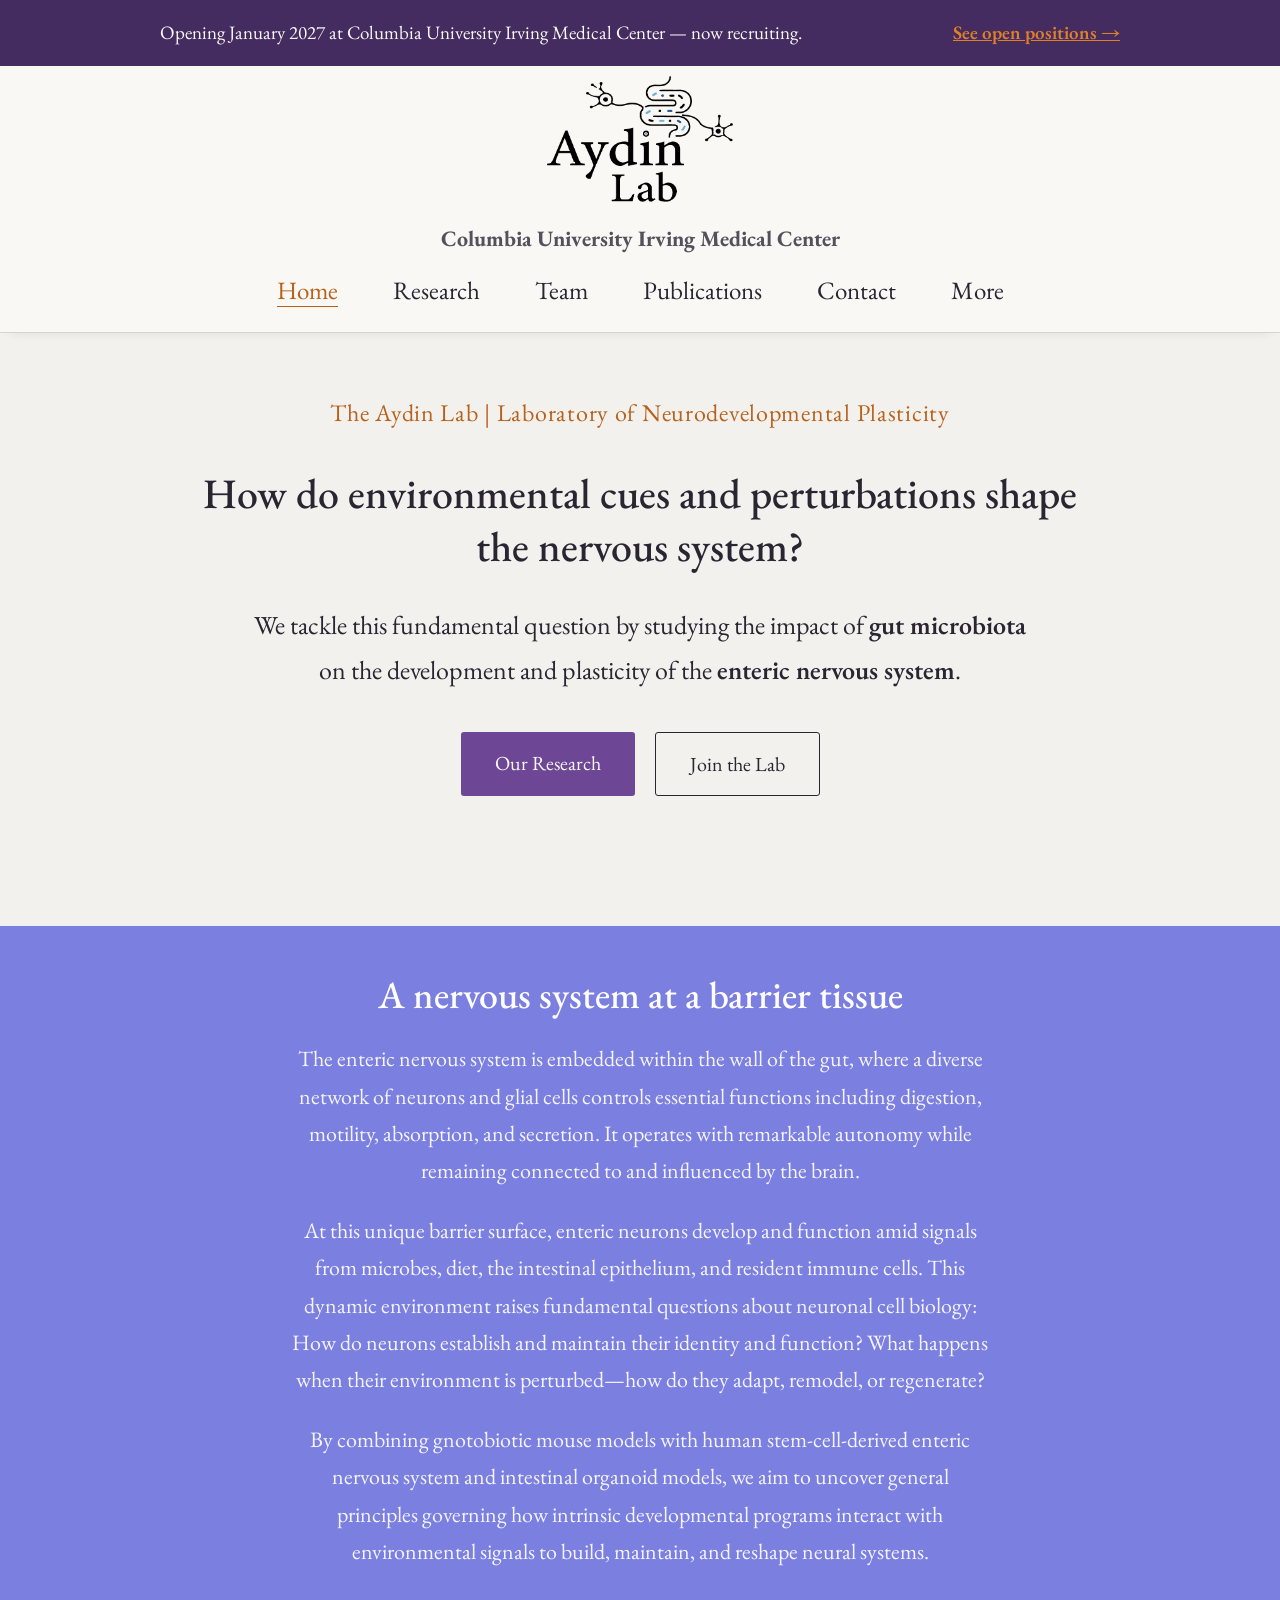
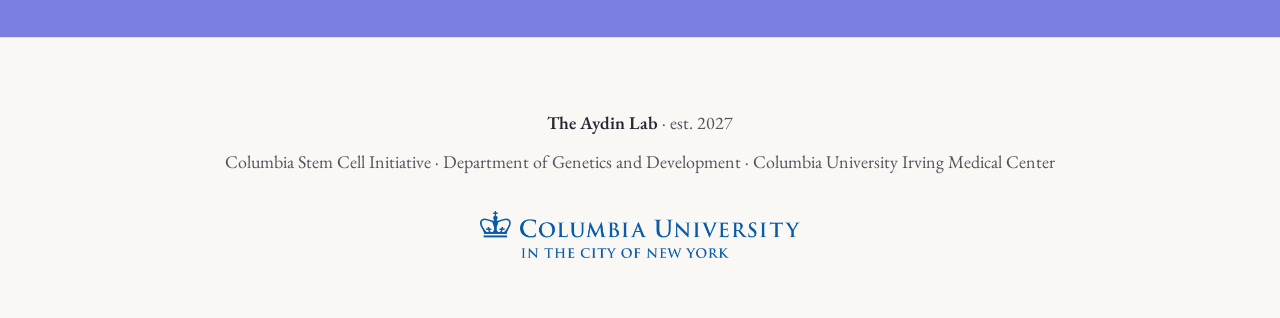
<file: index.html>
<!doctype html>
<html lang="en">
<head>
<meta charset="UTF-8">
<meta name="viewport" content="width=device-width, initial-scale=1.0">
<title>The Aydin Lab | Laboratory of Neurodevelopmental Plasticity</title>
<meta property="og:type" content="website">
<meta property="og:site_name" content="The Aydin Lab">
<meta property="og:title" content="The Aydin Lab | Laboratory of Neurodevelopmental Plasticity">
<meta property="og:description" content="The Aydin Lab at Columbia University Irving Medical Center studies how gut microbiota shape the development and plasticity of the enteric nervous system.">
<meta property="og:url" content="https://theaydinlab.com/">
<meta property="og:image" content="https://theaydinlab.com/images/og-image.png">
<meta property="og:image:width" content="1200">
<meta property="og:image:height" content="630">
<meta name="twitter:card" content="summary_large_image">
<meta name="twitter:title" content="The Aydin Lab | Laboratory of Neurodevelopmental Plasticity">
<meta name="twitter:description" content="The Aydin Lab at Columbia University Irving Medical Center studies how gut microbiota shape the development and plasticity of the enteric nervous system.">
<meta name="twitter:image" content="https://theaydinlab.com/images/og-image.png">
<meta name="description" content="The Aydin Lab at Columbia University Irving Medical Center studies how gut microbiota shape the development and plasticity of the enteric nervous system.">
<link rel="preconnect" href="https://fonts.googleapis.com">
<link rel="preconnect" href="https://fonts.gstatic.com" crossorigin>
<link href="https://fonts.googleapis.com/css2?family=EB+Garamond:ital,wght@0,400..700;1,400..700&display=swap" rel="stylesheet">
<link rel="stylesheet" href="styles.css">
</head>
<body>

<div class="banner">
  <div class="wrap">
    <span>Opening January 2027 at Columbia University Irving Medical Center — now recruiting.</span>
    <a href="contact.html#join-us">See open positions →</a>
  </div>
</div>

<header class="site-header">
  <div class="logo-row"><a href="index.html"><img src="images/logo-final.png" alt="The Aydin Lab"></a></div>
  <div class="header-tagline">Columbia University Irving Medical Center</div>
  <nav class="wrap">
    <ul class="nav-links">
      <li><a href="index.html" class="active">Home</a></li>
      <li><a href="research.html">Research</a></li>
      <li><a href="people.html">Team</a></li>
      <li><a href="publications.html">Publications</a></li>
      <li><a href="contact.html">Contact</a></li>
      <li class="has-dropdown">
        <a href="lab-values.html">More</a>
        <ul class="dropdown-menu">
          <li><a href="lab-values.html">Lab Values</a></li>
          <li><a href="funding.html">Funding</a></li>
        </ul>
      </li>
    </ul>
  </nav>
</header>

<section class="hero">
  <div class="wrap">
    <div class="eyebrow">The Aydin Lab | Laboratory of Neurodevelopmental Plasticity</div>
    <h1>How do environmental cues and perturbations shape the nervous system?</h1>
    <p class="lede">We tackle this fundamental question by studying the impact of <strong>gut microbiota</strong> on the development and plasticity of the <strong>enteric nervous system</strong>.</p>
    <div class="cta-row">
      <a href="research.html" class="btn">Our Research</a>
      <a href="contact.html#join-us" class="btn secondary">Join the Lab</a>
    </div>
  </div>
</section>

<div class="band">
  <div class="wrap">
    <h2>A nervous system at a barrier tissue</h2>
    <p>The enteric nervous system is embedded within the wall of the gut, where a diverse network of neurons and glial cells controls essential functions including digestion, motility, absorption, and secretion. It operates with remarkable autonomy while remaining connected to and influenced by the brain.</p>
    <p>At this unique barrier surface, enteric neurons develop and function amid signals from microbes, diet, the intestinal epithelium, and resident immune cells. This dynamic environment raises fundamental questions about neuronal cell biology: How do neurons establish and maintain their identity and function? What happens when their environment is perturbed—how do they adapt, remodel, or regenerate?</p>
    <p>By combining gnotobiotic mouse models with human stem-cell-derived enteric nervous system and intestinal organoid models, we aim to uncover general principles governing how intrinsic developmental programs interact with environmental signals to build, maintain, and reshape neural systems.</p>
  </div>
</div>

<footer>
  <div class="wrap">
    <div><strong>The Aydin Lab</strong> · est. 2027</div>
    <div>Columbia Stem Cell Initiative · Department of Genetics and Development · Columbia University Irving Medical Center</div>
    <img src="images/columbia-logo-blue.png" alt="Columbia University in the City of New York" class="footer-logo">
  </div>
</footer>

</body>
</html>
</file>
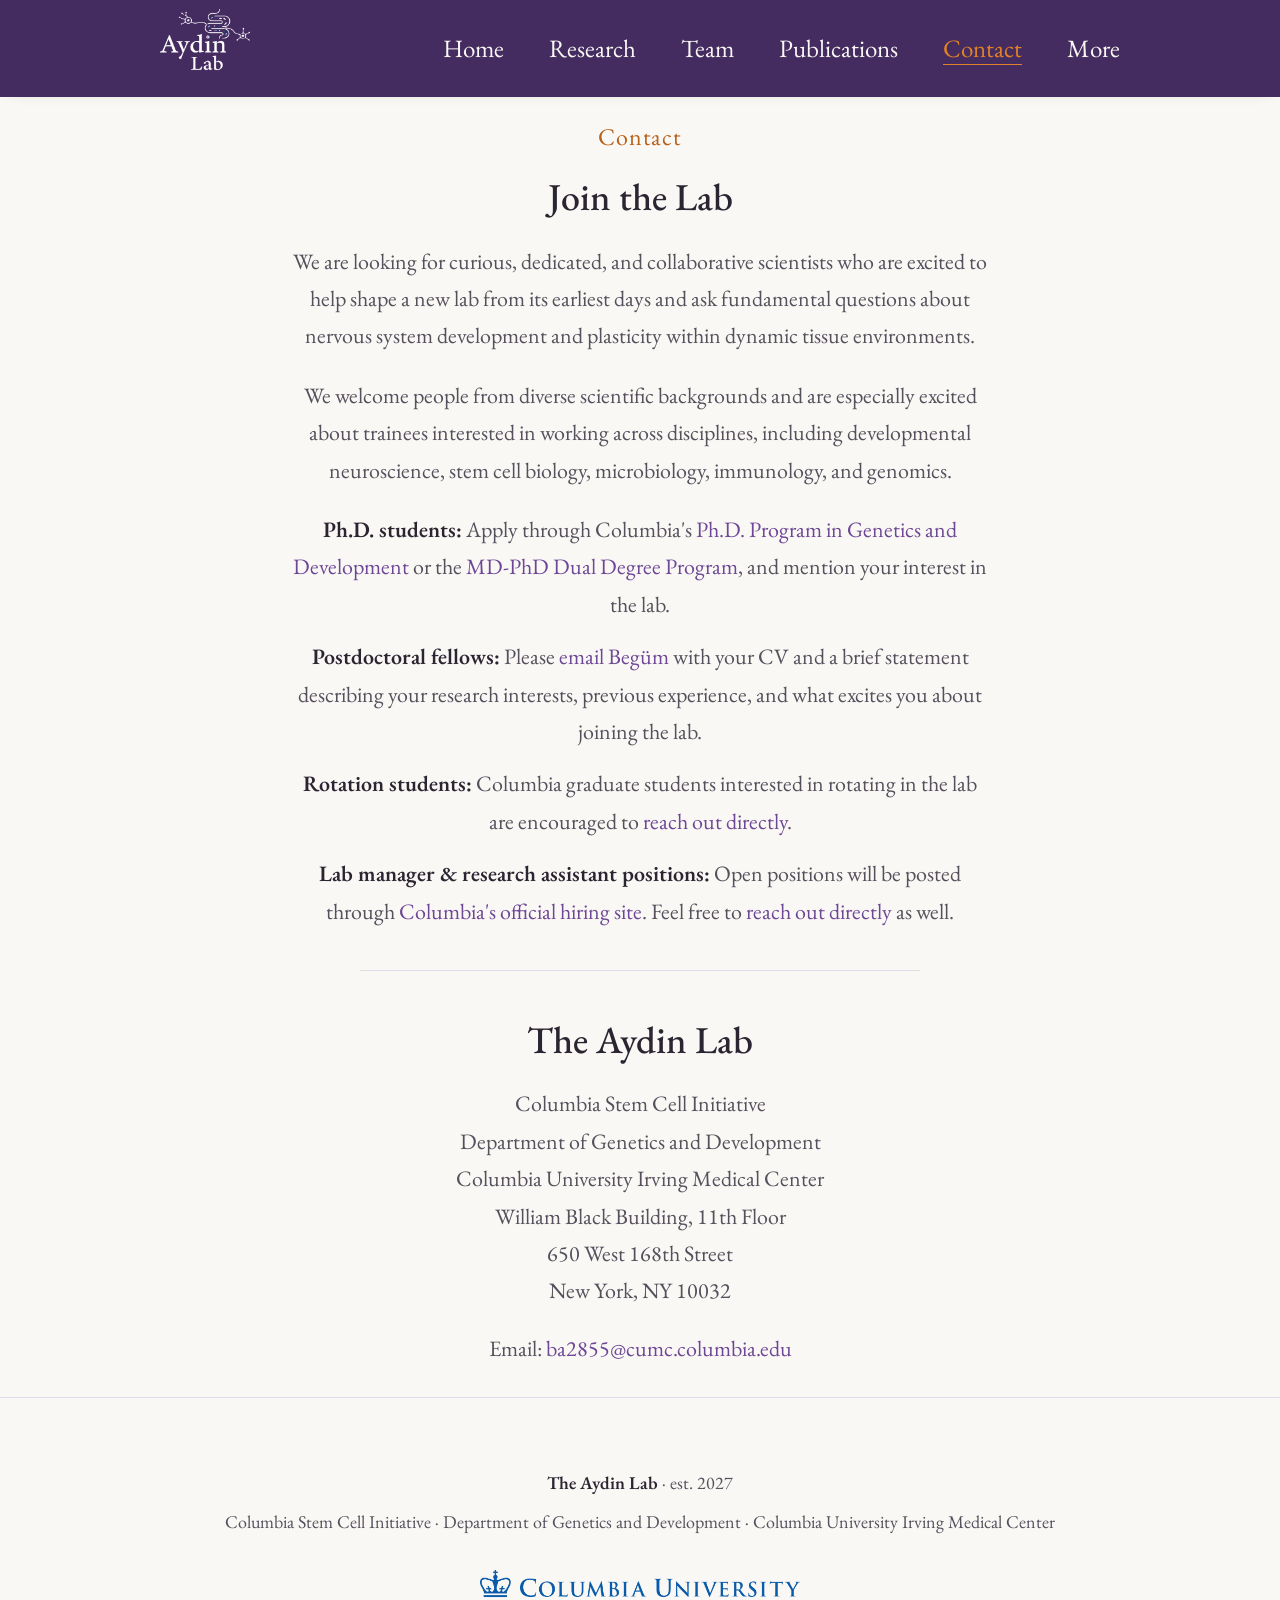
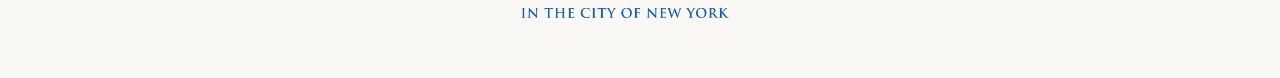
<file: contact.html>
<!doctype html>
<html lang="en">
<head>
<meta charset="UTF-8">
<meta name="viewport" content="width=device-width, initial-scale=1.0">
<title>Contact | The Aydin Lab</title>
<link rel="preconnect" href="https://fonts.googleapis.com">
<link rel="preconnect" href="https://fonts.gstatic.com" crossorigin>
<link href="https://fonts.googleapis.com/css2?family=EB+Garamond:ital,wght@0,400..700;1,400..700&display=swap" rel="stylesheet">
<link rel="stylesheet" href="styles.css">
</head>
<body class="inner-page page-tight">

<header class="site-header">
  <div class="wrap header-inner">
    <div class="header-left">
      <a href="index.html"><img src="images/logo-final-white.png" alt="The Aydin Lab"></a>
    </div>
    <nav>
      <ul class="nav-links">
      <li><a href="index.html">Home</a></li>
      <li><a href="research.html">Research</a></li>
      <li><a href="people.html">Team</a></li>
      <li><a href="publications.html">Publications</a></li>
      <li><a href="contact.html" class="active">Contact</a></li>
      <li class="has-dropdown">
        <a href="lab-values.html">More</a>
        <ul class="dropdown-menu">
          <li><a href="lab-values.html">Lab Values</a></li>
          <li><a href="funding.html">Funding</a></li>
        </ul>
      </li>
    </ul>
    </nav>
  </div>
</header>

<section class="hero plain hero-bare">
  <div class="wrap">
    <div class="eyebrow">Contact</div>
  </div>
</section>

<main class="wrap">
  <section class="card" id="join-us" style="max-width: 700px; margin-left: auto; margin-right: auto; text-align: center;">
    <h2>Join the Lab</h2>
    <p>We are looking for curious, dedicated, and collaborative scientists who are excited to help shape a new lab from its earliest days and ask fundamental questions about nervous system development and plasticity within dynamic tissue environments.</p>
    <p>We welcome people from diverse scientific backgrounds and are especially excited about trainees interested in working across disciplines, including developmental neuroscience, stem cell biology, microbiology, immunology, and genomics.</p>
    <p style="margin: 0 auto 0.75rem;"><strong>Ph.D. students:</strong> Apply through Columbia's <a href="https://www.genetics.cuimc.columbia.edu/education/phd-training-program" target="_blank" rel="noopener">Ph.D. Program in Genetics and Development</a> or the <a href="https://www.vagelos.columbia.edu/education/academic-programs/md-dual-degrees-and-special-programs/md-phd-dual-degree-program" target="_blank" rel="noopener">MD-PhD Dual Degree Program</a>, and mention your interest in the lab.</p>
    <p style="margin: 0 auto 0.75rem;"><strong>Postdoctoral fellows:</strong> Please <a href="mailto:ba2855@cumc.columbia.edu">email Begüm</a> with your CV and a brief statement describing your research interests, previous experience, and what excites you about joining the lab.</p>
    <p style="margin: 0 auto 0.75rem;"><strong>Rotation students:</strong> Columbia graduate students interested in rotating in the lab are encouraged to <a href="mailto:ba2855@cumc.columbia.edu">reach out directly</a>.</p>
    <p style="margin: 0 auto;"><strong>Lab manager & research assistant positions:</strong> Open positions will be posted through <a href="https://opportunities.columbia.edu/jobs/search" target="_blank" rel="noopener">Columbia's official hiring site</a>. Feel free to <a href="mailto:ba2855@cumc.columbia.edu">reach out directly</a> as well.</p>
  </section>

  <section class="card" style="max-width: 560px; margin: 0 auto; text-align: center;">
    <h2>The Aydin Lab</h2>
    <p style="margin: 0 auto 1rem;">
      Columbia Stem Cell Initiative<br>
      Department of Genetics and Development<br>
      Columbia University Irving Medical Center<br>
      William Black Building, 11th Floor<br>
      650 West 168th Street<br>
      New York, NY 10032
    </p>
    <p style="margin: 0 auto;">Email: <a href="mailto:ba2855@cumc.columbia.edu">ba2855@cumc.columbia.edu</a></p>
  </section>
</main>

<footer>
  <div class="wrap">
    <div><strong>The Aydin Lab</strong> · est. 2027</div>
    <div>Columbia Stem Cell Initiative · Department of Genetics and Development · Columbia University Irving Medical Center</div>
    <img src="images/columbia-logo-blue.png" alt="Columbia University in the City of New York" class="footer-logo">
  </div>
</footer>

</body>
</html>
</file>
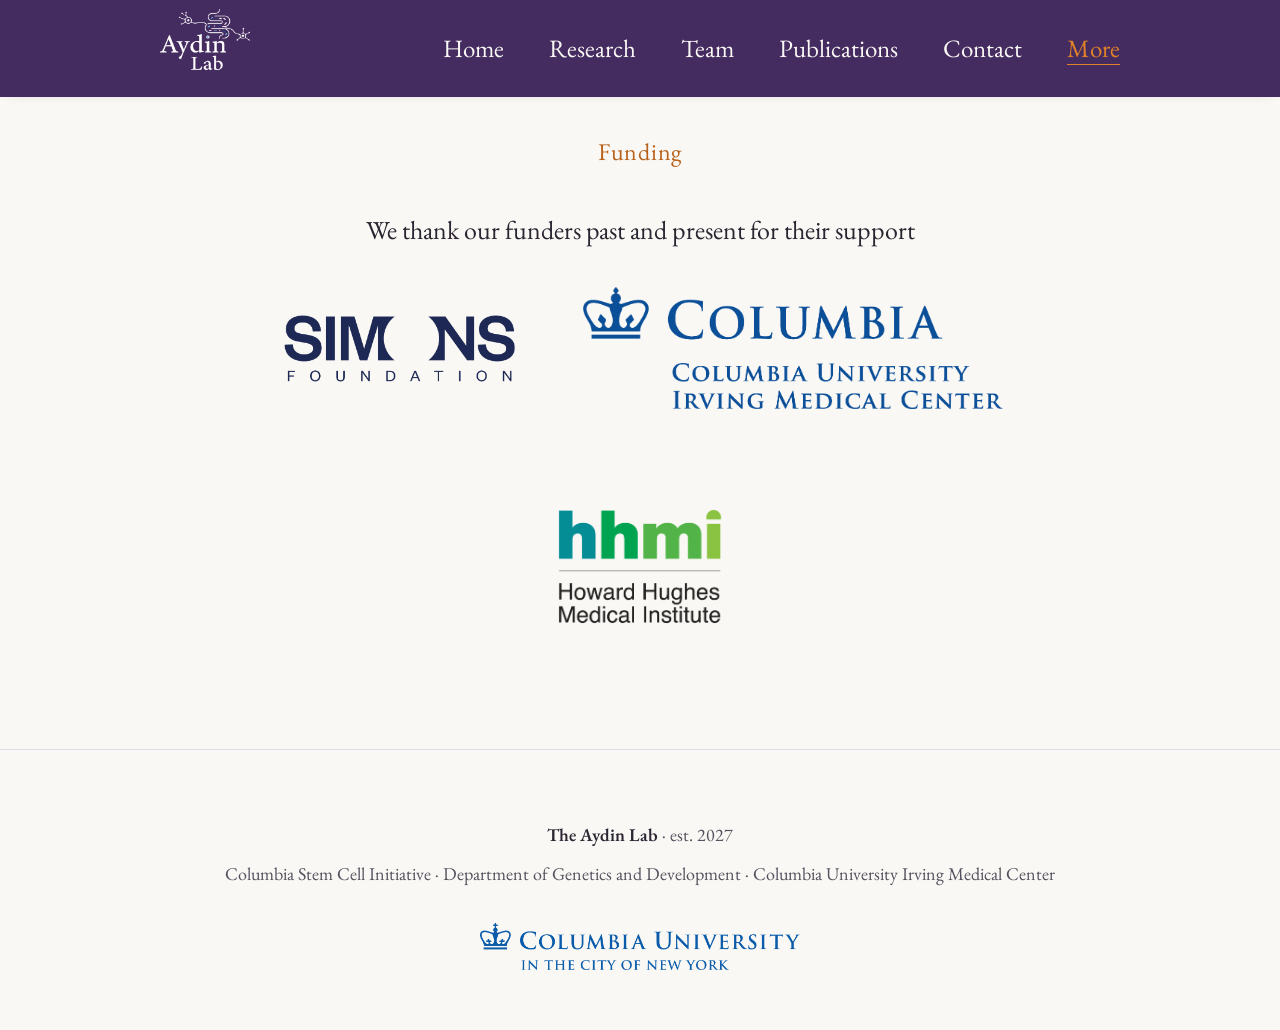
<file: funding.html>
<!doctype html>
<html lang="en">
<head>
<meta charset="UTF-8">
<meta name="viewport" content="width=device-width, initial-scale=1.0">
<title>Funding | The Aydin Lab</title>
<link rel="preconnect" href="https://fonts.googleapis.com">
<link rel="preconnect" href="https://fonts.gstatic.com" crossorigin>
<link href="https://fonts.googleapis.com/css2?family=EB+Garamond:ital,wght@0,400..700;1,400..700&display=swap" rel="stylesheet">
<link rel="stylesheet" href="styles.css">
</head>
<body class="inner-page">

<header class="site-header">
  <div class="wrap header-inner">
    <div class="header-left">
      <a href="index.html"><img src="images/logo-final-white.png" alt="The Aydin Lab"></a>
    </div>
    <nav>
      <ul class="nav-links">
      <li><a href="index.html">Home</a></li>
      <li><a href="research.html">Research</a></li>
      <li><a href="people.html">Team</a></li>
      <li><a href="publications.html">Publications</a></li>
      <li><a href="contact.html">Contact</a></li>
      <li class="has-dropdown">
        <a href="lab-values.html" class="active">More</a>
        <ul class="dropdown-menu">
          <li><a href="lab-values.html">Lab Values</a></li>
          <li><a href="funding.html" class="active">Funding</a></li>
        </ul>
      </li>
    </ul>
    </nav>
  </div>
</header>

<section class="hero plain">
  <div class="wrap">
    <div class="eyebrow">Funding</div>
    <p class="lede">We thank our funders past and present for their support</p>
  </div>
</section>

<main class="wrap">
  <section>
    <div class="funding-grid">
      <img src="images/simons-foundation-logo.png" alt="Simons Foundation" class="funder-logo funder-logo-simons">
      <img src="images/columbia-cuimc-logo.png" alt="Columbia University Irving Medical Center" class="funder-logo">
      <img src="images/hhmi-logo.png" alt="Howard Hughes Medical Institute" class="funder-logo funder-logo-hhmi">
    </div>
  </section>
</main>

<footer>
  <div class="wrap">
    <div><strong>The Aydin Lab</strong> · est. 2027</div>
    <div>Columbia Stem Cell Initiative · Department of Genetics and Development · Columbia University Irving Medical Center</div>
    <img src="images/columbia-logo-blue.png" alt="Columbia University in the City of New York" class="footer-logo">
  </div>
</footer>

</body>
</html>
</file>
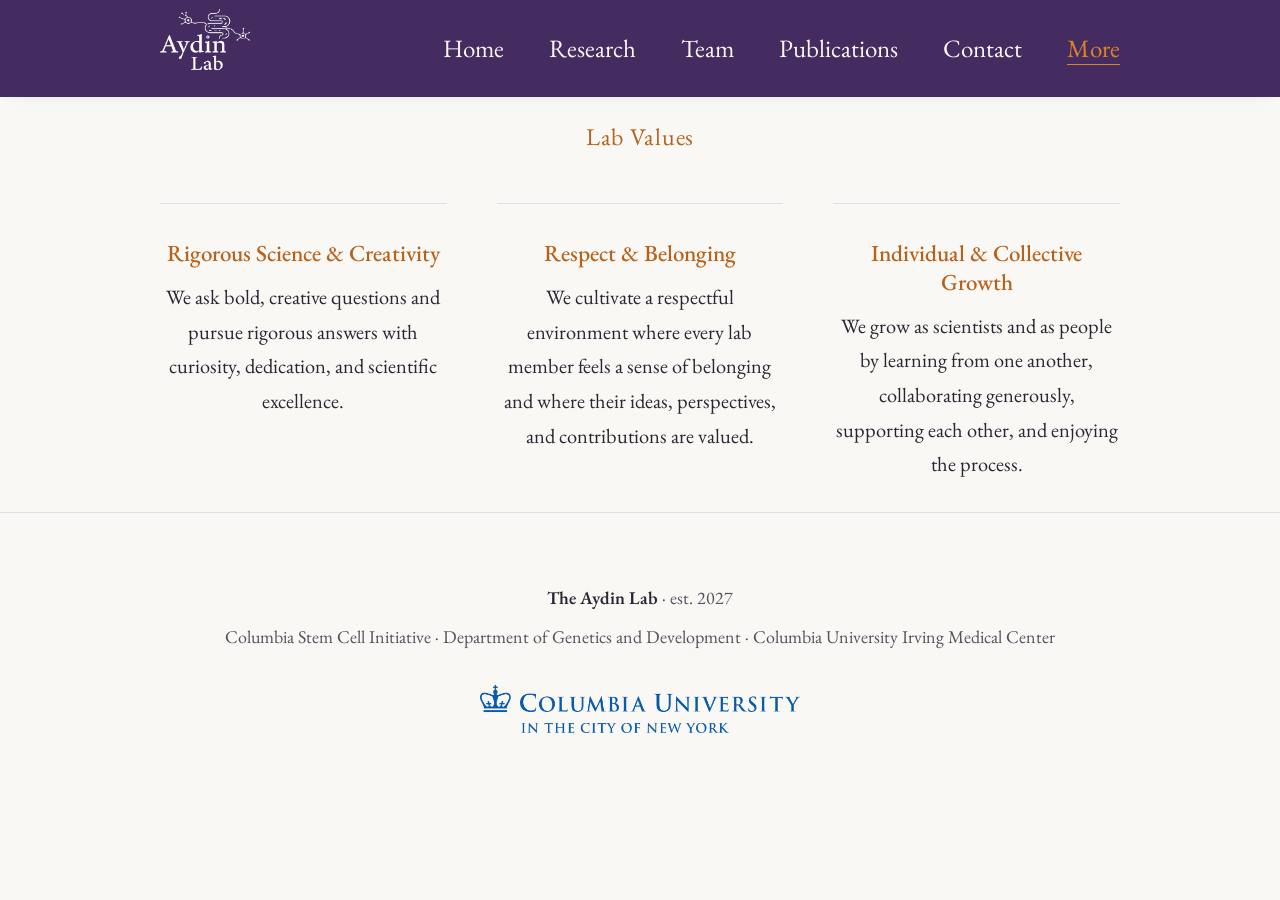
<file: lab-values.html>
<!doctype html>
<html lang="en">
<head>
<meta charset="UTF-8">
<meta name="viewport" content="width=device-width, initial-scale=1.0">
<title>Lab Values | The Aydin Lab</title>
<link rel="preconnect" href="https://fonts.googleapis.com">
<link rel="preconnect" href="https://fonts.gstatic.com" crossorigin>
<link href="https://fonts.googleapis.com/css2?family=EB+Garamond:ital,wght@0,400..700;1,400..700&display=swap" rel="stylesheet">
<link rel="stylesheet" href="styles.css">
</head>
<body class="inner-page page-tight">

<header class="site-header">
  <div class="wrap header-inner">
    <div class="header-left">
      <a href="index.html"><img src="images/logo-final-white.png" alt="The Aydin Lab"></a>
    </div>
    <nav>
      <ul class="nav-links">
      <li><a href="index.html">Home</a></li>
      <li><a href="research.html">Research</a></li>
      <li><a href="people.html">Team</a></li>
      <li><a href="publications.html">Publications</a></li>
      <li><a href="contact.html">Contact</a></li>
      <li class="has-dropdown">
        <a href="lab-values.html" class="active">More</a>
        <ul class="dropdown-menu">
          <li><a href="lab-values.html" class="active">Lab Values</a></li>
          <li><a href="funding.html">Funding</a></li>
        </ul>
      </li>
    </ul>
    </nav>
  </div>
</header>

<section class="hero plain hero-bare">
  <div class="wrap">
    <div class="eyebrow">Lab Values</div>
  </div>
</section>

<main class="wrap">
  <section>
    <div class="values-grid">
      <div class="value-card">
        <h3>Rigorous Science & Creativity</h3>
        <p>We ask bold, creative questions and pursue rigorous answers with curiosity, dedication, and scientific excellence.</p>
      </div>
      <div class="value-card">
        <h3>Respect & Belonging</h3>
        <p>We cultivate a respectful environment where every lab member feels a sense of belonging and where their ideas, perspectives, and contributions are valued.</p>
      </div>
      <div class="value-card">
        <h3>Individual & Collective Growth</h3>
        <p>We grow as scientists and as people by learning from one another, collaborating generously, supporting each other, and enjoying the process.</p>
      </div>
    </div>
  </section>
</main>

<footer>
  <div class="wrap">
    <div><strong>The Aydin Lab</strong> · est. 2027</div>
    <div>Columbia Stem Cell Initiative · Department of Genetics and Development · Columbia University Irving Medical Center</div>
    <img src="images/columbia-logo-blue.png" alt="Columbia University in the City of New York" class="footer-logo">
  </div>
</footer>

</body>
</html>
</file>
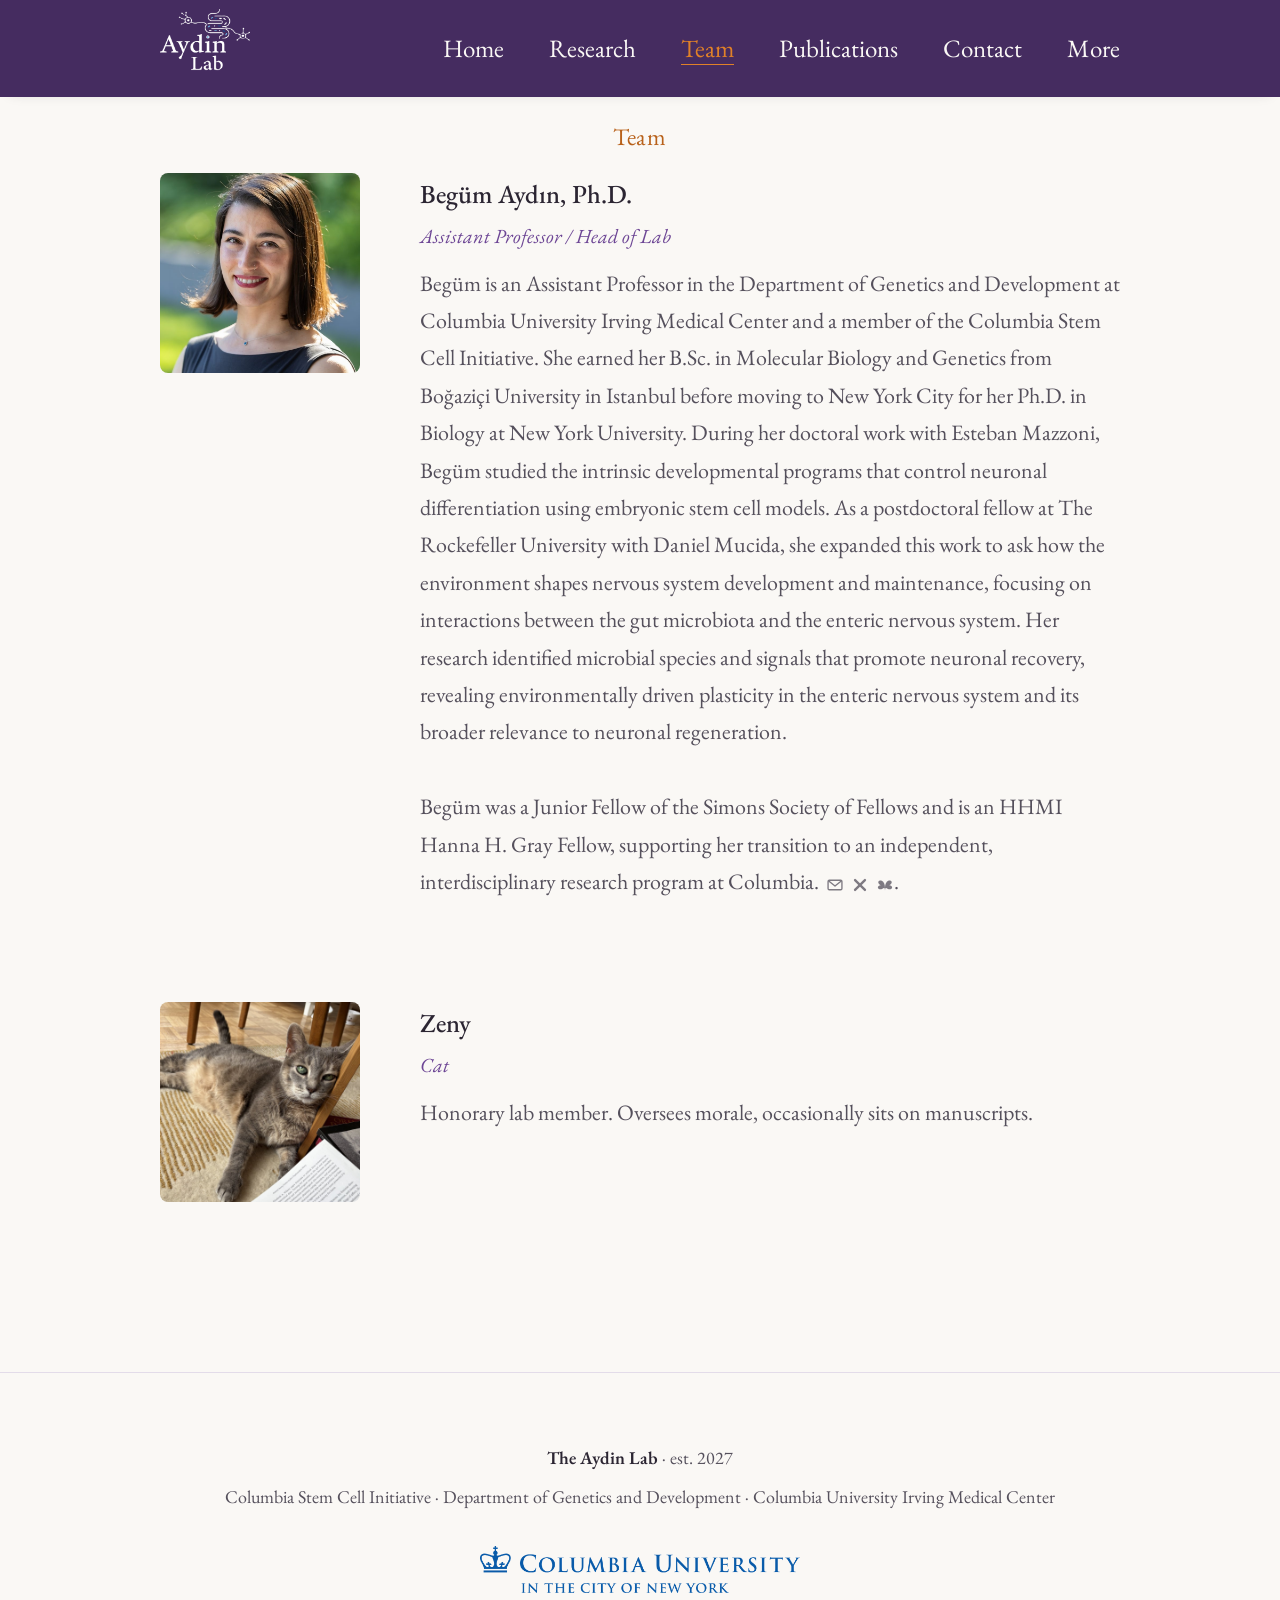
<file: people.html>
<!doctype html>
<html lang="en">
<head>
<meta charset="UTF-8">
<meta name="viewport" content="width=device-width, initial-scale=1.0">
<title>Team | The Aydin Lab</title>
<link rel="preconnect" href="https://fonts.googleapis.com">
<link rel="preconnect" href="https://fonts.gstatic.com" crossorigin>
<link href="https://fonts.googleapis.com/css2?family=EB+Garamond:ital,wght@0,400..700;1,400..700&display=swap" rel="stylesheet">
<link rel="stylesheet" href="styles.css">
</head>
<body class="inner-page">

<header class="site-header">
  <div class="wrap header-inner">
    <div class="header-left">
      <a href="index.html"><img src="images/logo-final-white.png" alt="The Aydin Lab"></a>
    </div>
    <nav>
      <ul class="nav-links">
      <li><a href="index.html">Home</a></li>
      <li><a href="research.html">Research</a></li>
      <li><a href="people.html" class="active">Team</a></li>
      <li><a href="publications.html">Publications</a></li>
      <li><a href="contact.html">Contact</a></li>
      <li class="has-dropdown">
        <a href="lab-values.html">More</a>
        <ul class="dropdown-menu">
          <li><a href="lab-values.html">Lab Values</a></li>
          <li><a href="funding.html">Funding</a></li>
        </ul>
      </li>
    </ul>
    </nav>
  </div>
</header>

<section class="hero plain hero-bare">
  <div class="wrap">
    <div class="eyebrow">Team</div>
  </div>
</section>

<main class="wrap">
  <section id="people-list">
    <p class="loading-note">Loading team…</p>
  </section>
</main>

<footer>
  <div class="wrap">
    <div><strong>The Aydin Lab</strong> · est. 2027</div>
    <div>Columbia Stem Cell Initiative · Department of Genetics and Development · Columbia University Irving Medical Center</div>
    <img src="images/columbia-logo-blue.png" alt="Columbia University in the City of New York" class="footer-logo">
  </div>
</footer>

<script>window.__PEOPLE_DATA__ = {"people": [{"name": "Beg\u00fcm Ayd\u0131n, Ph.D.", "role": "Assistant Professor / Head of Lab", "photo": "images/begum-aydin.jpg", "bio": "Beg\u00fcm is an Assistant Professor in the Department of Genetics and Development at Columbia University Irving Medical Center and a member of the Columbia Stem Cell Initiative. She earned her B.Sc. in Molecular Biology and Genetics from Bo\u011fazi\u00e7i University in Istanbul before moving to New York City for her Ph.D. in Biology at New York University. During her doctoral work with Esteban Mazzoni, Beg\u00fcm studied the intrinsic developmental programs that control neuronal differentiation using embryonic stem cell models. As a postdoctoral fellow at The Rockefeller University with Daniel Mucida, she expanded this work to ask how the environment shapes nervous system development and maintenance, focusing on interactions between the gut microbiota and the enteric nervous system. Her research identified microbial species and signals that promote neuronal recovery, revealing environmentally driven plasticity in the enteric nervous system and its broader relevance to neuronal regeneration.<br><br>Beg\u00fcm was a Junior Fellow of the Simons Society of Fellows and is an HHMI Hanna H. Gray Fellow, supporting her transition to an independent, interdisciplinary research program at Columbia. <a href=\"mailto:ba2855@cumc.columbia.edu\" class=\"social-icon-link\" aria-label=\"Email Beg\u00fcm\"><img src=\"images/icon-mail.svg\" class=\"social-icon\" alt=\"Email\"></a> <a href=\"https://x.com/begum_aydin_\" target=\"_blank\" rel=\"noopener\" class=\"social-icon-link\" aria-label=\"Beg\u00fcm Aydin on X\"><img src=\"images/icon-x.svg\" class=\"social-icon\" alt=\"X\"></a> <a href=\"https://bsky.app/profile/begumaydin.bsky.social\" target=\"_blank\" rel=\"noopener\" class=\"social-icon-link\" aria-label=\"Beg\u00fcm Aydin on Bluesky\"><img src=\"images/icon-bluesky.svg\" class=\"social-icon\" alt=\"Bluesky\"></a>."}, {"name": "Zeny", "role": "Cat", "photo": "images/zeny.jpg", "bio": "Honorary lab member. Oversees morale, occasionally sits on manuscripts."}]};</script>  
<script src="js/render-people.js"></script>
</body>
</html>
</file>
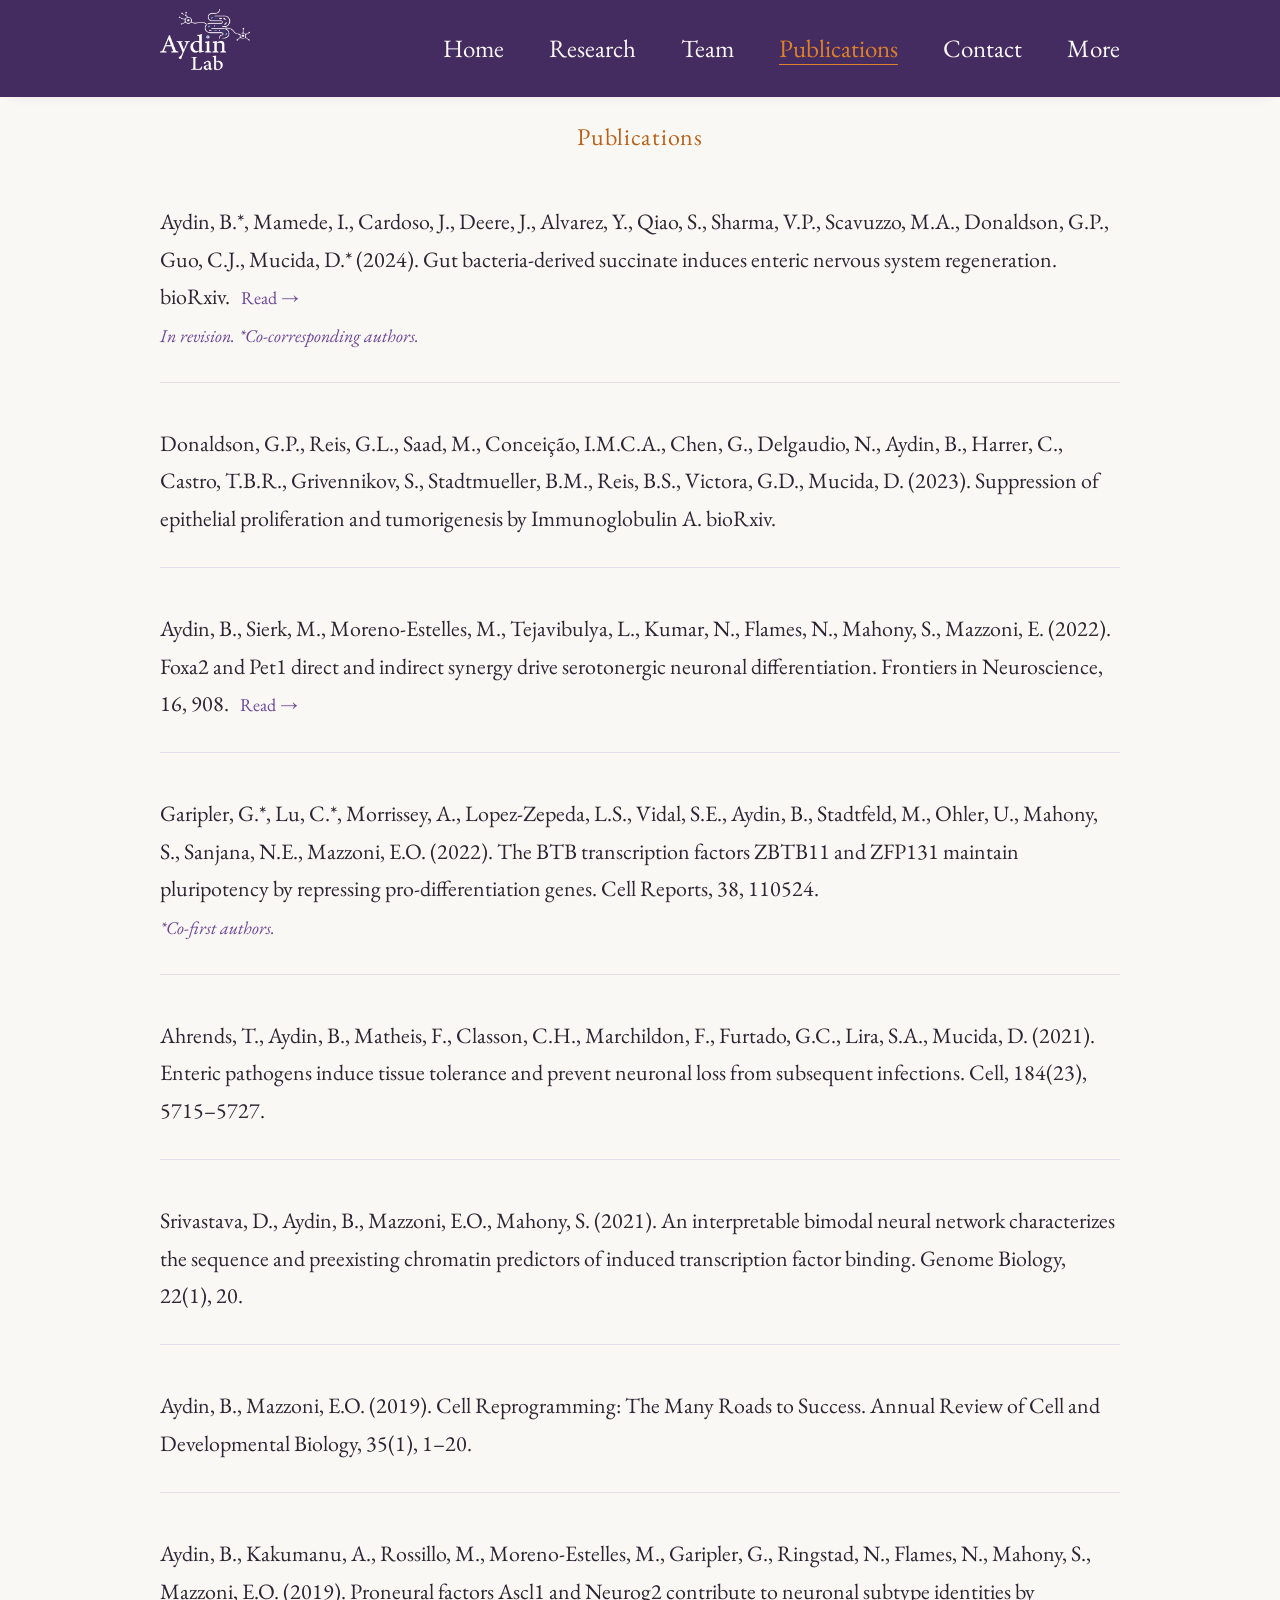
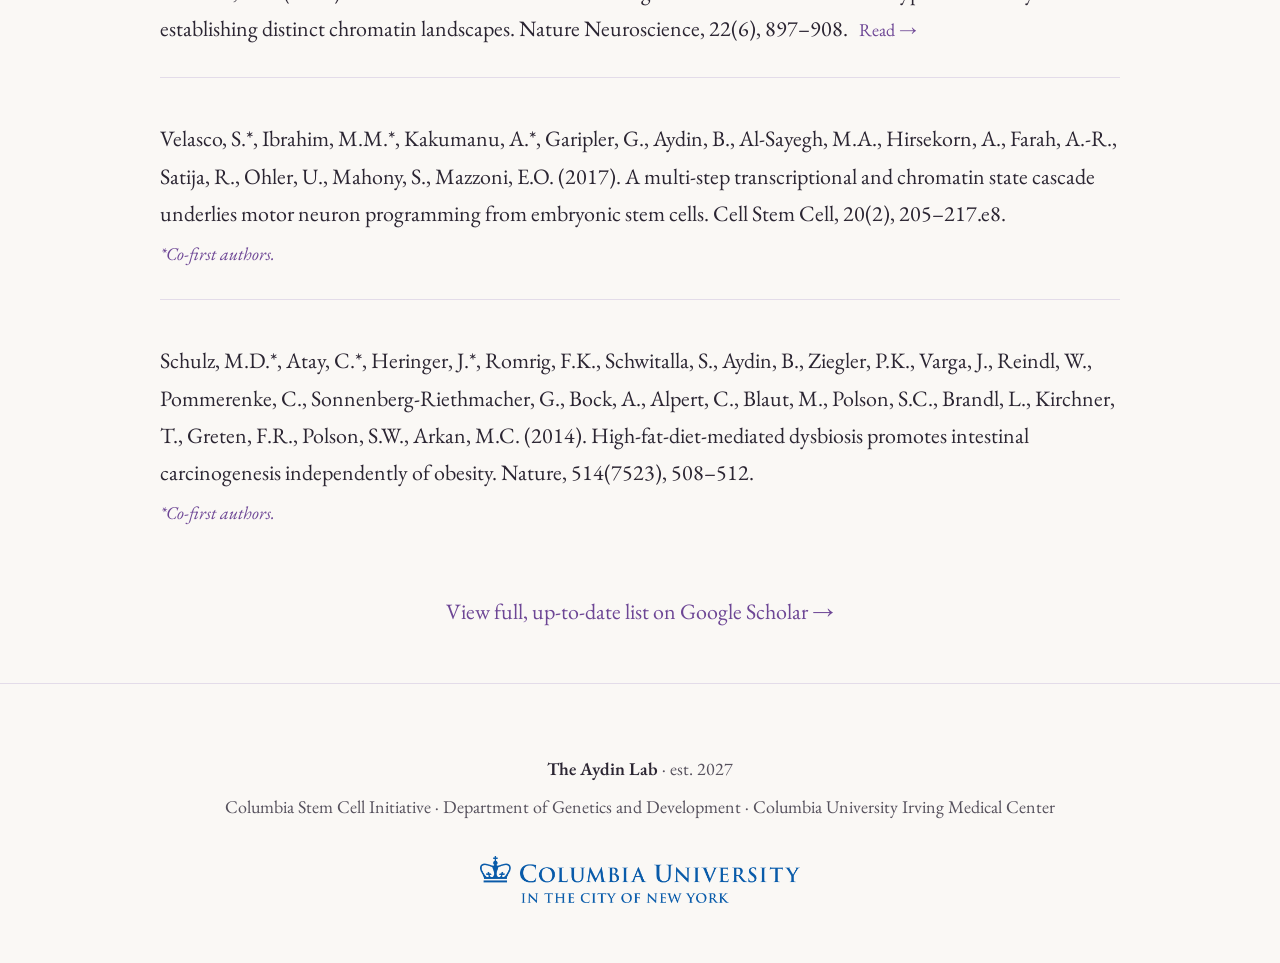
<file: publications.html>
<!doctype html>
<html lang="en">
<head>
<meta charset="UTF-8">
<meta name="viewport" content="width=device-width, initial-scale=1.0">
<title>Publications | The Aydin Lab</title>
<link rel="preconnect" href="https://fonts.googleapis.com">
<link rel="preconnect" href="https://fonts.gstatic.com" crossorigin>
<link href="https://fonts.googleapis.com/css2?family=EB+Garamond:ital,wght@0,400..700;1,400..700&display=swap" rel="stylesheet">
<link rel="stylesheet" href="styles.css">
</head>
<body class="inner-page page-tight">

<header class="site-header">
  <div class="wrap header-inner">
    <div class="header-left">
      <a href="index.html"><img src="images/logo-final-white.png" alt="The Aydin Lab"></a>
    </div>
    <nav>
      <ul class="nav-links">
      <li><a href="index.html">Home</a></li>
      <li><a href="research.html">Research</a></li>
      <li><a href="people.html">Team</a></li>
      <li><a href="publications.html" class="active">Publications</a></li>
      <li><a href="contact.html">Contact</a></li>
      <li class="has-dropdown">
        <a href="lab-values.html">More</a>
        <ul class="dropdown-menu">
          <li><a href="lab-values.html">Lab Values</a></li>
          <li><a href="funding.html">Funding</a></li>
        </ul>
      </li>
    </ul>
    </nav>
  </div>
</header>

<section class="hero plain hero-bare">
  <div class="wrap">
    <div class="eyebrow">Publications</div>
  </div>
</section>

<main class="wrap">
  <section>
    <ul class="pub-list" id="pub-list">
      <li class="loading-note">Loading publications…</li>
    </ul>
    <p class="scholar-link"><a href="https://scholar.google.com/citations?user=iK6ojLAAAAAJ&hl=en" target="_blank" rel="noopener">View full, up-to-date list on Google Scholar →</a></p>
  </section>
</main>

<footer>
  <div class="wrap">
    <div><strong>The Aydin Lab</strong> · est. 2027</div>
    <div>Columbia Stem Cell Initiative · Department of Genetics and Development · Columbia University Irving Medical Center</div>
    <img src="images/columbia-logo-blue.png" alt="Columbia University in the City of New York" class="footer-logo">
  </div>
</footer>

<script>window.__PUBLICATIONS_DATA__ = {"publications": [{"citation": "Aydin, B.*, Mamede, I., Cardoso, J., Deere, J., Alvarez, Y., Qiao, S., Sharma, V.P., Scavuzzo, M.A., Donaldson, G.P., Guo, C.J., Mucida, D.* (2024). Gut bacteria-derived succinate induces enteric nervous system regeneration. bioRxiv.", "note": "In revision. *Co-corresponding authors.", "link": "https://doi.org/10.1101/2024.10.15.618589"}, {"citation": "Donaldson, G.P., Reis, G.L., Saad, M., Concei\u00e7\u00e3o, I.M.C.A., Chen, G., Delgaudio, N., Aydin, B., Harrer, C., Castro, T.B.R., Grivennikov, S., Stadtmueller, B.M., Reis, B.S., Victora, G.D., Mucida, D. (2023). Suppression of epithelial proliferation and tumorigenesis by Immunoglobulin A. bioRxiv.", "note": "", "link": ""}, {"citation": "Aydin, B., Sierk, M., Moreno-Estelles, M., Tejavibulya, L., Kumar, N., Flames, N., Mahony, S., Mazzoni, E. (2022). Foxa2 and Pet1 direct and indirect synergy drive serotonergic neuronal differentiation. Frontiers in Neuroscience, 16, 908.", "note": "", "link": "https://www.frontiersin.org/journals/neuroscience/articles/10.3389/fnins.2022.903881/full"}, {"citation": "Garipler, G.*, Lu, C.*, Morrissey, A., Lopez-Zepeda, L.S., Vidal, S.E., Aydin, B., Stadtfeld, M., Ohler, U., Mahony, S., Sanjana, N.E., Mazzoni, E.O. (2022). The BTB transcription factors ZBTB11 and ZFP131 maintain pluripotency by repressing pro-differentiation genes. Cell Reports, 38, 110524.", "note": "*Co-first authors.", "link": ""}, {"citation": "Ahrends, T., Aydin, B., Matheis, F., Classon, C.H., Marchildon, F., Furtado, G.C., Lira, S.A., Mucida, D. (2021). Enteric pathogens induce tissue tolerance and prevent neuronal loss from subsequent infections. Cell, 184(23), 5715\u20135727.", "note": "", "link": ""}, {"citation": "Srivastava, D., Aydin, B., Mazzoni, E.O., Mahony, S. (2021). An interpretable bimodal neural network characterizes the sequence and preexisting chromatin predictors of induced transcription factor binding. Genome Biology, 22(1), 20.", "note": "", "link": ""}, {"citation": "Aydin, B., Mazzoni, E.O. (2019). Cell Reprogramming: The Many Roads to Success. Annual Review of Cell and Developmental Biology, 35(1), 1\u201320.", "note": "", "link": ""}, {"citation": "Aydin, B., Kakumanu, A., Rossillo, M., Moreno-Estelles, M., Garipler, G., Ringstad, N., Flames, N., Mahony, S., Mazzoni, E.O. (2019). Proneural factors Ascl1 and Neurog2 contribute to neuronal subtype identities by establishing distinct chromatin landscapes. Nature Neuroscience, 22(6), 897\u2013908.", "note": "", "link": "https://www.nature.com/articles/s41593-019-0399-y"}, {"citation": "Velasco, S.*, Ibrahim, M.M.*, Kakumanu, A.*, Garipler, G., Aydin, B., Al-Sayegh, M.A., Hirsekorn, A., Farah, A.-R., Satija, R., Ohler, U., Mahony, S., Mazzoni, E.O. (2017). A multi-step transcriptional and chromatin state cascade underlies motor neuron programming from embryonic stem cells. Cell Stem Cell, 20(2), 205\u2013217.e8.", "note": "*Co-first authors.", "link": ""}, {"citation": "Schulz, M.D.*, Atay, C.*, Heringer, J.*, Romrig, F.K., Schwitalla, S., Aydin, B., Ziegler, P.K., Varga, J., Reindl, W., Pommerenke, C., Sonnenberg-Riethmacher, G., Bock, A., Alpert, C., Blaut, M., Polson, S.C., Brandl, L., Kirchner, T., Greten, F.R., Polson, S.W., Arkan, M.C. (2014). High-fat-diet-mediated dysbiosis promotes intestinal carcinogenesis independently of obesity. Nature, 514(7523), 508\u2013512.", "note": "*Co-first authors.", "link": ""}]};</script>
<script src="js/render-publications.js"></script>
</body>
</html>
</file>
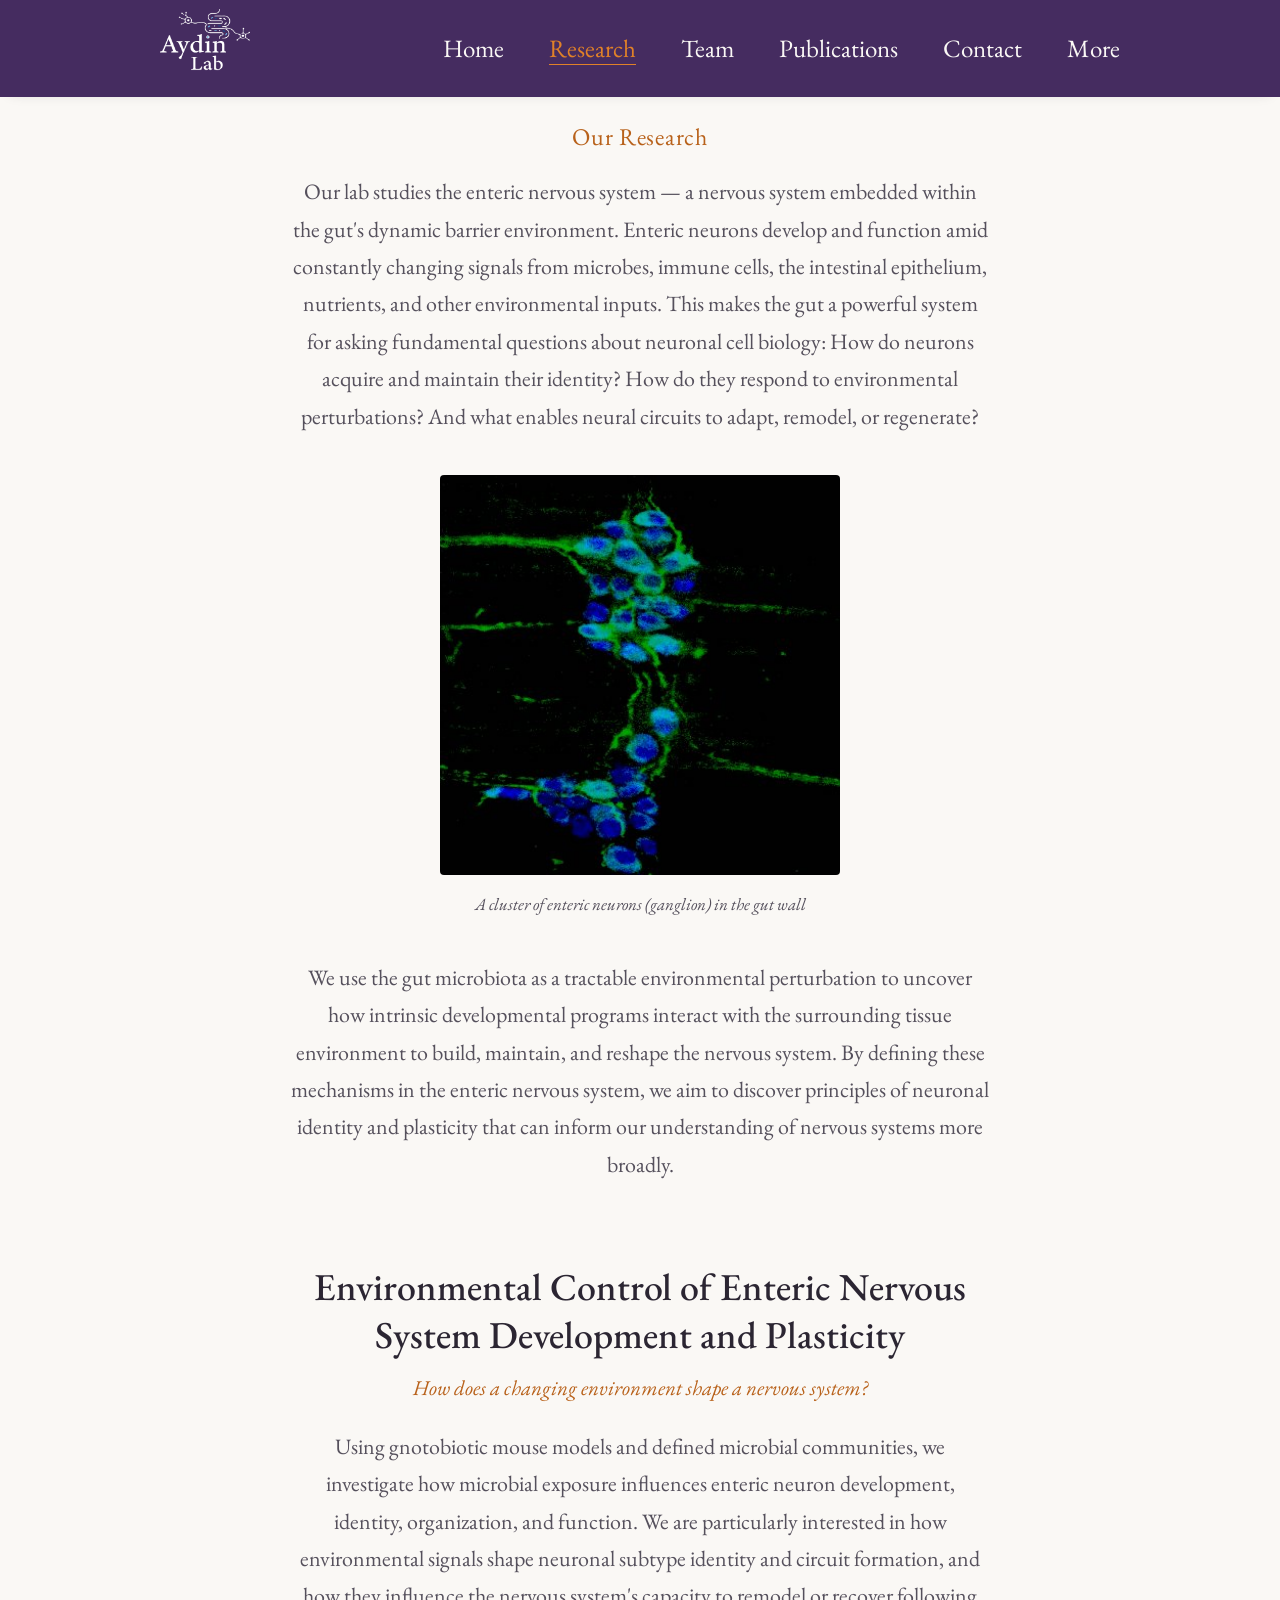
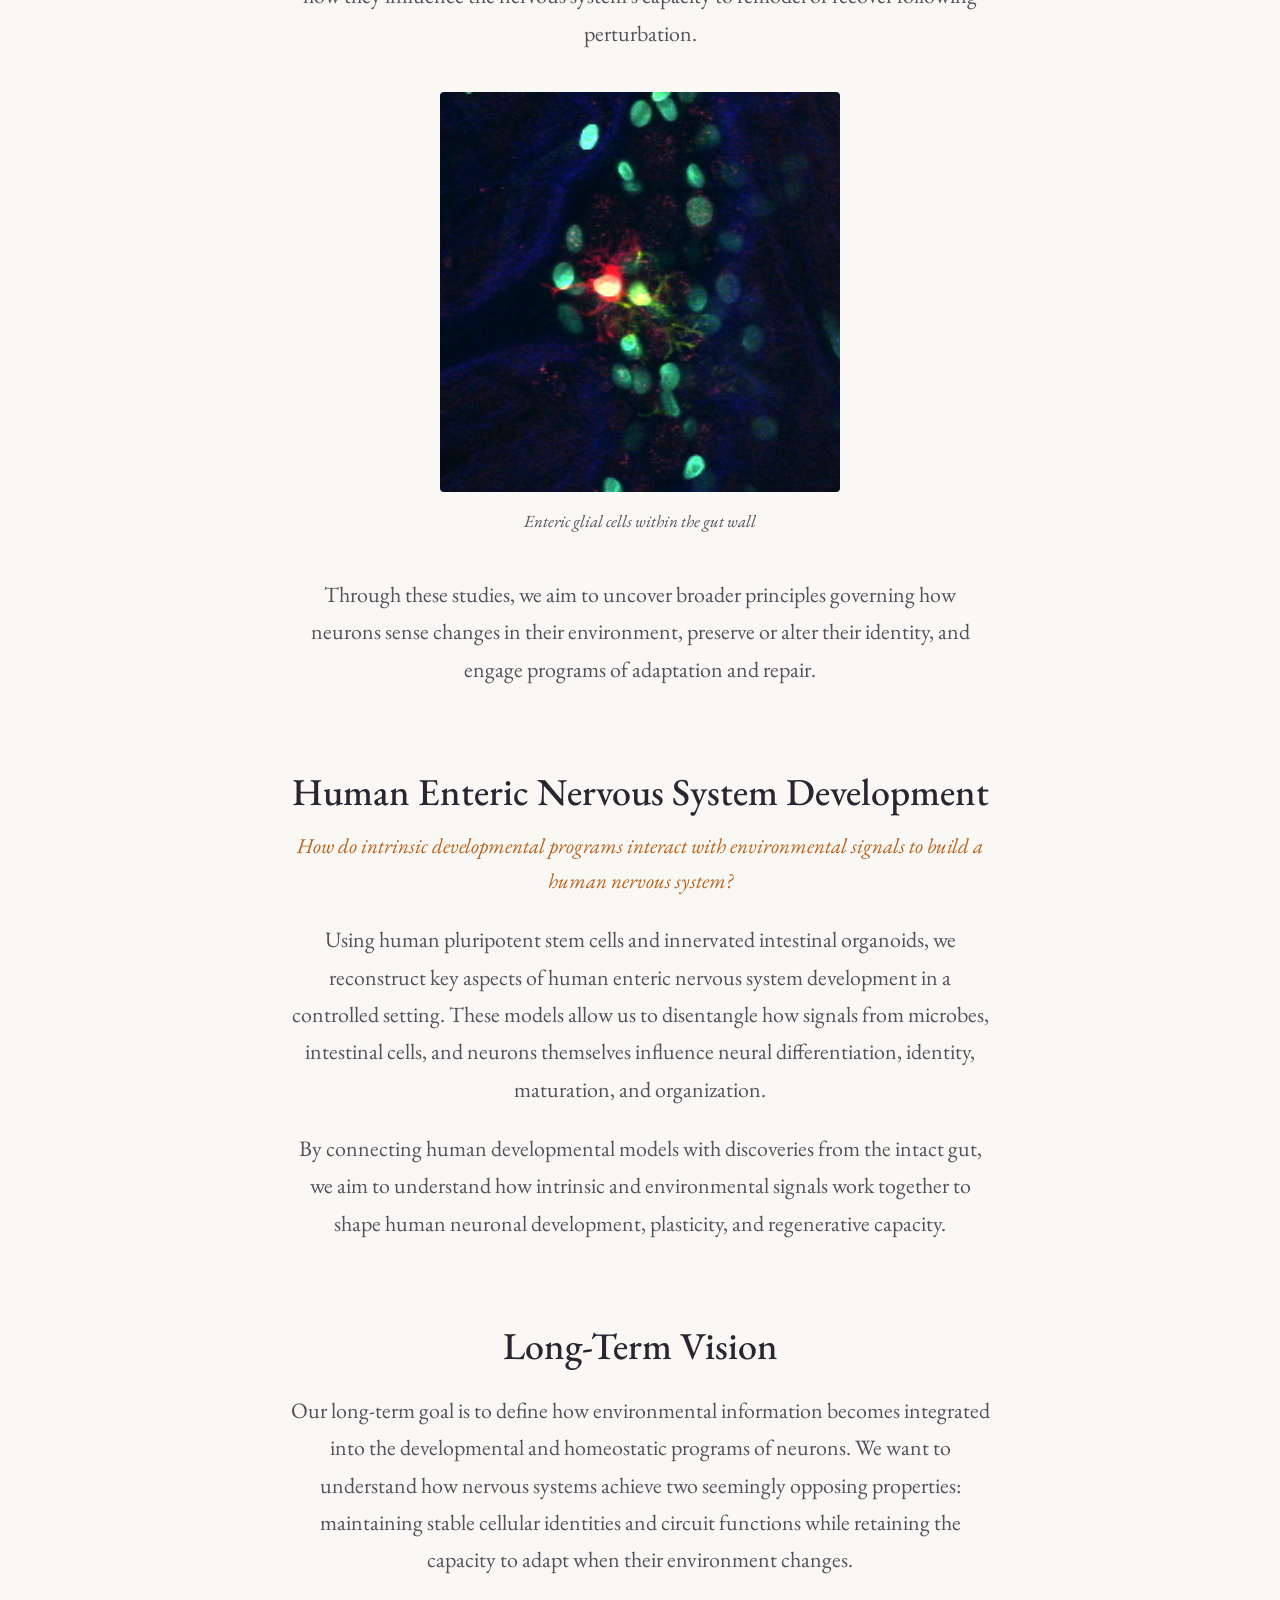
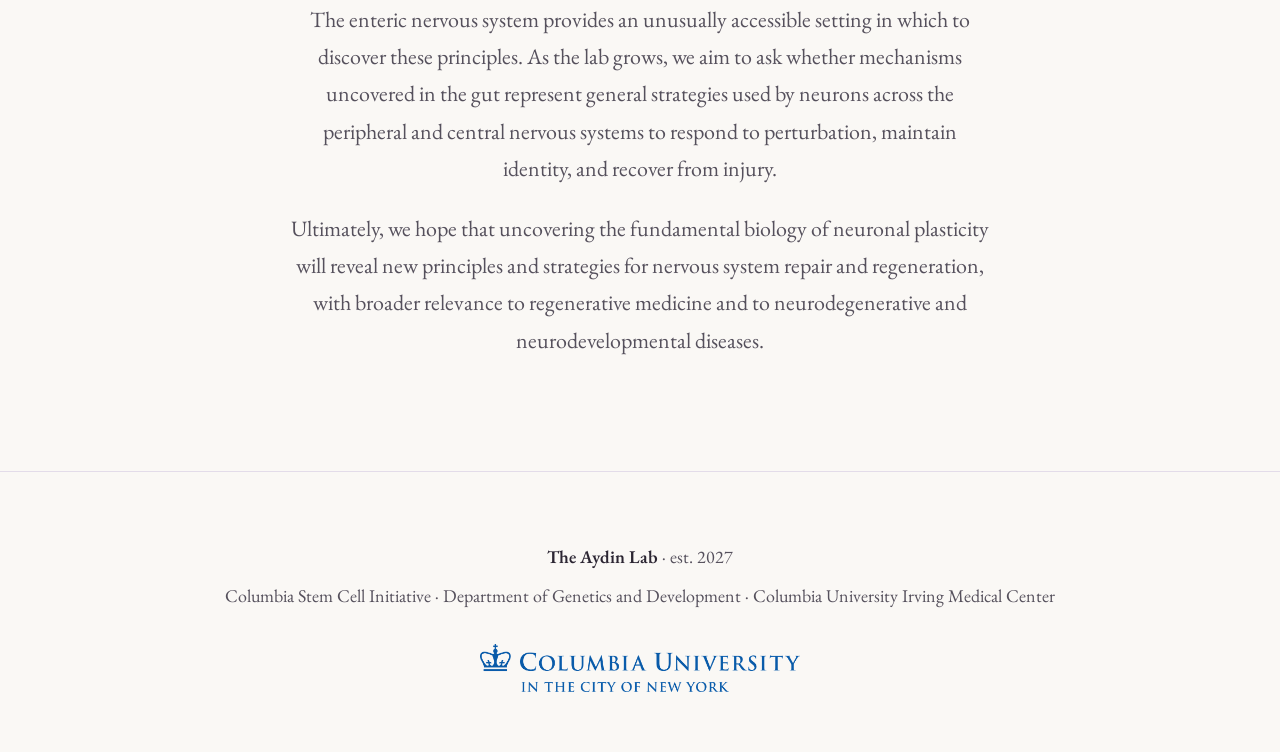
<file: research.html>
<!doctype html>
<html lang="en">
<head>
<meta charset="UTF-8">
<meta name="viewport" content="width=device-width, initial-scale=1.0">
<title>Research | The Aydin Lab</title>
<link rel="preconnect" href="https://fonts.googleapis.com">
<link rel="preconnect" href="https://fonts.gstatic.com" crossorigin>
<link href="https://fonts.googleapis.com/css2?family=EB+Garamond:ital,wght@0,400..700;1,400..700&display=swap" rel="stylesheet">
<link rel="stylesheet" href="styles.css">
</head>
<body class="inner-page">

<header class="site-header">
  <div class="wrap header-inner">
    <div class="header-left">
      <a href="index.html"><img src="images/logo-final-white.png" alt="The Aydin Lab"></a>
    </div>
    <nav>
      <ul class="nav-links">
      <li><a href="index.html">Home</a></li>
      <li><a href="research.html" class="active">Research</a></li>
      <li><a href="people.html">Team</a></li>
      <li><a href="publications.html">Publications</a></li>
      <li><a href="contact.html">Contact</a></li>
      <li class="has-dropdown">
        <a href="lab-values.html">More</a>
        <ul class="dropdown-menu">
          <li><a href="lab-values.html">Lab Values</a></li>
          <li><a href="funding.html">Funding</a></li>
        </ul>
      </li>
    </ul>
    </nav>
  </div>
</header>

<section class="hero plain hero-bare">
  <div class="wrap">
    <div class="eyebrow">Our Research</div>
  </div>
</section>

<main class="wrap">
  <section class="prose">
    <p>Our lab studies the enteric nervous system — a nervous system embedded within the gut's dynamic barrier environment. Enteric neurons develop and function amid constantly changing signals from microbes, immune cells, the intestinal epithelium, nutrients, and other environmental inputs. This makes the gut a powerful system for asking fundamental questions about neuronal cell biology: How do neurons acquire and maintain their identity? How do they respond to environmental perturbations? And what enables neural circuits to adapt, remodel, or regenerate?</p>
    <figure class="research-figure">
      <img src="images/enteric-neurons.jpg" alt="Enteric neuron networks in the gut wall, imaged by confocal microscopy">
      <figcaption>A cluster of enteric neurons (ganglion) in the gut wall</figcaption>
    </figure>
    <p>We use the gut microbiota as a tractable environmental perturbation to uncover how intrinsic developmental programs interact with the surrounding tissue environment to build, maintain, and reshape the nervous system. By defining these mechanisms in the enteric nervous system, we aim to discover principles of neuronal identity and plasticity that can inform our understanding of nervous systems more broadly.</p>
  </section>

  <section class="prose">
    <h2>Environmental Control of Enteric Nervous System Development and Plasticity</h2>
    <p class="direction-question">How does a changing environment shape a nervous system?</p>
    <p>Using gnotobiotic mouse models and defined microbial communities, we investigate how microbial exposure influences enteric neuron development, identity, organization, and function. We are particularly interested in how environmental signals shape neuronal subtype identity and circuit formation, and how they influence the nervous system's capacity to remodel or recover following perturbation.</p>
    <figure class="research-figure">
      <img src="images/enteric-glia.jpg" alt="Enteric glial cells within the gut wall, imaged by confocal microscopy">
      <figcaption>Enteric glial cells within the gut wall</figcaption>
    </figure>
    <p>Through these studies, we aim to uncover broader principles governing how neurons sense changes in their environment, preserve or alter their identity, and engage programs of adaptation and repair.</p>
  </section>

  <section class="prose">
    <h2>Human Enteric Nervous System Development</h2>
    <p class="direction-question">How do intrinsic developmental programs interact with environmental signals to build a human nervous system?</p>
    <p>Using human pluripotent stem cells and innervated intestinal organoids, we reconstruct key aspects of human enteric nervous system development in a controlled setting. These models allow us to disentangle how signals from microbes, intestinal cells, and neurons themselves influence neural differentiation, identity, maturation, and organization.</p>
    <p>By connecting human developmental models with discoveries from the intact gut, we aim to understand how intrinsic and environmental signals work together to shape human neuronal development, plasticity, and regenerative capacity.</p>
  </section>

  <section class="prose">
    <h2>Long-Term Vision</h2>
    <p>Our long-term goal is to define how environmental information becomes integrated into the developmental and homeostatic programs of neurons. We want to understand how nervous systems achieve two seemingly opposing properties: maintaining stable cellular identities and circuit functions while retaining the capacity to adapt when their environment changes.</p>
    <p>The enteric nervous system provides an unusually accessible setting in which to discover these principles. As the lab grows, we aim to ask whether mechanisms uncovered in the gut represent general strategies used by neurons across the peripheral and central nervous systems to respond to perturbation, maintain identity, and recover from injury.</p>
    <p>Ultimately, we hope that uncovering the fundamental biology of neuronal plasticity will reveal new principles and strategies for nervous system repair and regeneration, with broader relevance to regenerative medicine and to neurodegenerative and neurodevelopmental diseases.</p>
  </section>
</main>

<footer>
  <div class="wrap">
    <div><strong>The Aydin Lab</strong> · est. 2027</div>
    <div>Columbia Stem Cell Initiative · Department of Genetics and Development · Columbia University Irving Medical Center</div>
    <img src="images/columbia-logo-blue.png" alt="Columbia University in the City of New York" class="footer-logo">
  </div>
</footer>

</body>
</html>
</file>
<file: styles.css>
/* ---------- Reset & base ---------- */
* { box-sizing: border-box; margin: 0; padding: 0; }

:root {
  --font: "EB Garamond", Georgia, "Times New Roman", serif;

  --ink: #2b2532;
  --ink-soft: #55505c;
  --paper: #faf8f5;
  --paper-alt: #f2f1ee;
  --line: #e3dce9;

  --purple: #6d4695;
  --purple-dark: #452c60;
  --orange: #e08128;
  --orange-dark: #b8611a;
  --periwinkle: #7b7fe0;

  --maxw: 1040px;
  --textw: 700px;
}

html { scroll-behavior: smooth; font-size: 20px; }

body {
  font-family: var(--font);
  color: var(--ink);
  background: var(--paper);
  line-height: 1.7;
  font-size: 22px;
}

h1, h2, h3 {
  font-family: var(--font);
  font-weight: 500;
  line-height: 1.25;
  color: var(--ink);
}

h1 { font-size: 2.5rem; margin-bottom: 0.75rem; }
h2 { font-size: 1.9rem; margin-bottom: 1.1rem; }
h3 { font-size: 1.3rem; margin-bottom: 0.4rem; }

p { margin-bottom: 1.1rem; color: var(--ink-soft); }

a { color: var(--purple); text-decoration: none; }
a:hover { color: var(--orange-dark); text-decoration: underline; }

ul { margin-left: 1.2rem; margin-bottom: 1rem; color: var(--ink-soft); }
li { margin-bottom: 0.6rem; }

strong, b { font-weight: 600; color: var(--ink); }

.wrap {
  max-width: var(--maxw);
  margin: 0 auto;
  padding: 0 2rem;
}

/* ---------- Nav ---------- */
header.site-header {
  background: var(--paper);
  border-bottom: 1px solid #d8d3cd;
  box-shadow: 0 6px 12px -10px rgba(43,37,50,0.18);
  position: sticky;
  top: 0;
  z-index: 10;
}

/* Home page: logo centered above nav */
.logo-row {
  display: flex;
  justify-content: center;
  padding-top: 0.5rem;
}
.logo-row img { height: 140px; width: auto; }

.header-tagline {
  text-align: center;
  font-size: 1.1rem;
  font-weight: 700;
  color: var(--ink-soft);
  margin-top: -0.4rem;
}

nav.wrap {
  display: flex;
  align-items: center;
  justify-content: center;
  flex-wrap: wrap;
  padding-top: 0.6rem;
  padding-bottom: 1rem;
  gap: 0.75rem;
}

/* Inner pages: logo left, nav right */
.header-inner {
  display: flex;
  align-items: center;
  justify-content: space-between;
  flex-wrap: wrap;
  gap: 1rem;
  padding: 0.45rem 2rem;
}
.header-left {
  display: flex;
  flex-direction: column;
  align-items: flex-start;
}
.header-left img { height: 68px; width: auto; }

.nav-links {
  display: flex;
  gap: 2.75rem;
  flex-wrap: wrap;
  list-style: none;
  justify-content: center;
  margin: 0;
}
.nav-links li { margin-bottom: 0; }
.header-inner .nav-links { justify-content: flex-end; gap: 2.25rem; }

@media (max-width: 720px) {
  .header-inner { flex-direction: column; align-items: center; text-align: center; padding: 0.2rem 0.3rem; gap: 0.15rem; }
  .header-left { align-items: center; }
  .header-inner .nav-links { justify-content: center; flex-wrap: nowrap; gap: 0.45rem; }
  .header-inner .nav-links a { font-size: 0.78rem; font-weight: 700; white-space: nowrap; }
  .header-left img { height: 62px; }
}
.nav-links a {
  color: var(--ink);
  font-size: 1.25rem;
}
.nav-links a:hover, .nav-links a.active {
  color: var(--orange-dark);
  text-decoration: none;
  border-bottom: 1px solid var(--orange-dark);
}

.nav-links li.has-dropdown { position: relative; }
.dropdown-menu {
  display: none;
  position: absolute;
  top: 100%;
  left: 0;
  min-width: 170px;
  background: var(--paper);
  border-radius: 4px;
  box-shadow: 0 10px 24px -6px rgba(43,37,50,0.18);
  padding: 0.4rem 0;
  z-index: 20;
  list-style: none;
  margin: 0;
}
.has-dropdown:hover .dropdown-menu,
.has-dropdown:focus-within .dropdown-menu {
  display: block;
}
.dropdown-menu li { margin-bottom: 0; }
.dropdown-menu a {
  display: block;
  color: var(--ink) !important;
  font-size: 1.05rem;
  padding: 0.55rem 1.25rem;
  border-bottom: none !important;
}
.dropdown-menu a:hover, .dropdown-menu a.active {
  color: var(--orange-dark) !important;
  background: var(--paper-alt);
}

/* Inner pages (everything except home): purple header, tighter spacing */
.inner-page header.site-header {
  background: var(--purple-dark);
  border-bottom: none;
}
.inner-page .nav-links a { color: var(--paper); }
.inner-page .nav-links a:hover, .inner-page .nav-links a.active {
  color: var(--orange);
  border-bottom: 1px solid var(--orange);
}
.inner-page main { padding-top: 0.5rem; padding-bottom: 4.5rem; }
.inner-page section { margin-bottom: 4rem; }
.inner-page .hero.plain { padding: 1.75rem 0 0.25rem; margin-bottom: 0.5rem; }

/* Contact, Publications, Lab Values: much less vertical padding — these pages run short */
.page-tight main { padding-top: 0.5rem; padding-bottom: 1.5rem; }
.page-tight section { margin-bottom: 2rem; }

/* Bare hero: just an eyebrow label, no heading/lede — collapse it down to the label itself */
.inner-page .hero.plain.hero-bare { padding: 1rem 0 0; margin-bottom: 0.25rem; }
.hero.plain.hero-bare .eyebrow { margin-bottom: 0; }

/* ---------- Hero ---------- */
.hero {
  padding: 3rem 0 6.5rem;
  margin-bottom: 0;
  background: var(--paper-alt);
  text-align: center;
}
.hero.plain {
  background: transparent;
  padding: 4rem 0 1.5rem;
}
.hero .eyebrow {
  font-size: 1.2rem;
  font-style: normal;
  letter-spacing: 0.03em;
  color: var(--orange-dark);
  margin-bottom: 1.75rem;
}
.hero h1 {
  max-width: 880px;
  margin-left: auto;
  margin-right: auto;
  font-size: 2.1rem;
}
.hero .lede {
  font-size: 1.3rem;
  max-width: 780px;
  margin: 1.5rem auto 0;
  color: var(--ink);
}

.banner {
  background: var(--purple-dark);
  color: var(--paper);
}
.banner .wrap {
  padding: 0.85rem 2rem;
  display: flex;
  align-items: center;
  justify-content: space-between;
  flex-wrap: wrap;
  gap: 0.5rem;
  font-size: 0.95rem;
}
.banner a { color: var(--orange); font-weight: 600; text-decoration: underline; }

.band {
  background: var(--periwinkle);
  color: white;
  padding: 2.25rem 0;
  text-align: center;
}
.band h2, .band h3 { color: white; }
.band p { color: rgba(255,255,255,0.92); max-width: var(--textw); margin-left: auto; margin-right: auto; }
.band a { color: white; text-decoration: underline; }

/* ---------- Sections / cards ---------- */
main { padding-top: 1.5rem; padding-bottom: 6rem; }
section { margin-bottom: 6rem; }
section:last-child { margin-bottom: 0; }

.prose { max-width: var(--textw); margin: 0 auto; text-align: center; }
.prose p { max-width: none; }
.prose .direction-question {
  font-style: italic;
  font-size: 1.05rem;
  color: var(--orange-dark);
  margin-top: -0.5rem;
}

/* Research page: microscopy figures, sized consistently and centered within the prose */
.research-figure {
  margin: 2rem auto;
  max-width: none;
}
.research-figure img {
  width: 400px;
  height: 400px;
  object-fit: cover;
  border-radius: 4px;
  display: block;
  margin: 0 auto;
}
.research-figure figcaption {
  margin-top: 0.75rem;
  font-size: 0.85rem;
  font-style: italic;
  color: var(--ink-soft);
}

.btn {
  display: inline-block;
  padding: 0.7rem 1.7rem;
  background: var(--purple);
  color: var(--paper) !important;
  border-radius: 3px;
  font-size: 1rem;
  text-decoration: none !important;
}
.btn:hover { background: var(--purple-dark); }
.btn.secondary {
  background: transparent;
  color: var(--ink) !important;
  border: 1px solid var(--ink);
}
.btn.secondary:hover { background: var(--ink); color: var(--paper) !important; }
.cta-row { display: flex; gap: 1rem; flex-wrap: wrap; margin-top: 2rem; justify-content: center; }

.card {
  background: transparent;
  border-top: 1px solid var(--line);
  border-radius: 0;
  padding: 2.25rem 0 0;
}
.card:first-child { border-top: none; padding-top: 0; }

.map-embed {
  margin-top: 1.25rem;
  border-radius: 6px;
  overflow: hidden;
  border: 1px solid var(--line);
}
.map-embed iframe { display: block; }

/* ---------- Question / feature grid ---------- */
.qa-grid {
  display: grid;
  grid-template-columns: repeat(2, 1fr);
  gap: 2.5rem;
  margin-top: 1.5rem;
  text-align: left;
}
.qa-card {
  background: transparent;
  border-top: 1px solid var(--line);
  border-radius: 0;
  padding: 1.75rem 0 0;
}
.qa-card .num {
  font-size: 1.6rem;
  font-style: italic;
  color: var(--orange-dark);
  margin-bottom: 0.5rem;
  display: block;
}
.qa-card p { margin-bottom: 0; color: var(--ink); font-size: 1.05rem; }

/* ---------- Lab values ---------- */
.values-illustration {
  display: block;
  max-width: 220px;
  width: 100%;
  height: auto;
  margin: 0 auto;
  transform: translateX(1mm);
}
.values-grid {
  display: grid;
  grid-template-columns: repeat(3, 1fr);
  gap: 2.5rem;
  margin-top: 1.5rem;
  text-align: center;
}
.value-card {
  background: transparent;
  border-top: 1px solid var(--line);
  border-radius: 0;
  padding: 1.75rem 0 0;
}
.value-card h3 { color: var(--orange-dark); font-size: 1.15rem; margin-bottom: 0.6rem; text-align: center; }
.value-card p { margin-bottom: 0; color: var(--ink); font-size: 1.02rem; text-align: center; }

/* ---------- Funding ---------- */
.funding-grid {
  display: flex;
  align-items: center;
  justify-content: center;
  flex-wrap: wrap;
  gap: 3.25rem;
  margin-top: 0.5rem;
}
.funder-logo { max-height: 160px; max-width: 420px; width: auto; height: auto; }
.funder-logo-simons { max-width: 240px; }
.funder-logo-hhmi { max-height: 185px; }
.funder-logo-columbia { max-width: 356px; }

/* ---------- People ---------- */
.person-card {
  display: flex;
  gap: 3rem;
  align-items: flex-start;
  flex-wrap: wrap;
  margin-bottom: 4rem;
  text-align: left;
}
.person-card img.photo {
  width: 200px;
  height: 200px;
  object-fit: cover;
  border-radius: 8px;
  flex-shrink: 0;
}
.person-card .placeholder-photo {
  width: 200px;
  height: 200px;
  border-radius: 8px;
  background: var(--paper-alt);
  display: flex;
  align-items: center;
  justify-content: center;
  color: var(--ink-soft);
  font-size: 2.5rem;
  flex-shrink: 0;
}
.person-card .info { flex: 1; min-width: 280px; padding-top: 0.25rem; }
.person-card .role { color: var(--purple); font-size: 1rem; font-style: italic; margin-bottom: 0.6rem; }
.social-icon-link { display: inline-block; vertical-align: middle; margin-left: 0.15rem; opacity: 0.75; }
.social-icon-link:hover { opacity: 1; }
.social-icon { width: 18px; height: 18px; display: block; }

/* ---------- Publications ---------- */
.pub-list { list-style: none; margin-left: 0; text-align: left; }
.pub-list li {
  padding: 1.5rem 0;
  border-bottom: 1px solid var(--line);
  color: var(--ink);
}
.pub-list li:last-child { border-bottom: none; }
.pub-note { font-size: 0.9rem; color: var(--purple); font-style: italic; margin-top: 0.3rem; }
.pub-list a.read-link { font-size: 0.9rem; margin-left: 0.35rem; }

.scholar-link { margin-top: 1.75rem; text-align: center; }

.section-label {
  font-size: 0.95rem;
  font-style: italic;
  letter-spacing: 0.02em;
  color: var(--orange-dark);
  margin-bottom: 0.5rem;
}

.subtle-support {
  text-align: center;
  font-size: 0.8rem;
  color: var(--ink-soft);
  max-width: 560px;
  margin: 0 auto 2.5rem;
}
.subtle-support a { color: var(--ink-soft); text-decoration: underline; }
.subtle-support a:hover { color: var(--orange-dark); }

#join-us { scroll-margin-top: 7rem; }

/* ---------- Footer ---------- */
footer {
  padding: 3.5rem 0 3rem;
  color: var(--ink-soft);
  font-size: 0.9rem;
  background: transparent;
  border-top: 1px solid var(--line);
  text-align: center;
}
footer .wrap { display: flex; flex-direction: column; align-items: center; gap: 0.4rem; }
footer a { color: var(--ink-soft); }
footer a:hover { color: var(--orange-dark); }
.footer-logo { max-width: 320px; width: 100%; height: auto; margin-top: 1.25rem; }

/* ---------- Loading state for JS-rendered lists ---------- */
.loading-note { color: var(--ink-soft); font-style: italic; }

@media (max-width: 720px) {
  h1 { font-size: 2rem; }
  .hero { padding: 1.5rem 0 2rem; }
  .person-card { flex-direction: column; align-items: center; text-align: center; }
  .person-card .info { min-width: 0; width: 100%; }
  .pub-list { text-align: center; }
  .qa-grid { grid-template-columns: 1fr; }
  .pub-grid { grid-template-columns: 1fr; }
  .values-grid { grid-template-columns: 1fr; }
  .funding-grid { gap: 2rem; }
  .funder-logo-columbia { max-width: 210px; }
  .band { padding: 2.5rem 0; }
  section { margin-bottom: 3rem; }
  .nav-links { gap: 0.9rem; }
  .nav-links a { font-size: 1.05rem; }
  .dropdown-menu { right: 0; left: auto; min-width: 160px; }
  .research-figure img { width: 85vw; height: 85vw; max-width: 320px; max-height: 320px; }

  /* Shrink the home-page banner, logo, and nav so the header doesn't eat half the screen on phones */
  .banner .wrap { display: block; text-align: center; padding: 0.35rem 0.75rem; font-size: 0.72rem; }
  .banner .wrap a { margin-left: 0.35rem; white-space: nowrap; }
  .logo-row { padding-top: 0.05rem; }
  .logo-row img { height: 68px; }
  .header-tagline { font-size: 0.75rem; margin-top: -0.2rem; margin-bottom: -0.1rem; }
  nav.wrap { padding: 0.1rem 0.3rem 0.3rem; }
  .nav-links a { font-size: 0.95rem; }
  nav.wrap .nav-links { flex-wrap: nowrap; justify-content: center; gap: 0.45rem; }
  nav.wrap .nav-links a { font-size: 0.78rem; font-weight: 400; white-space: nowrap; }
  .hero h1 { font-size: 2.05rem; }
}
</file>
